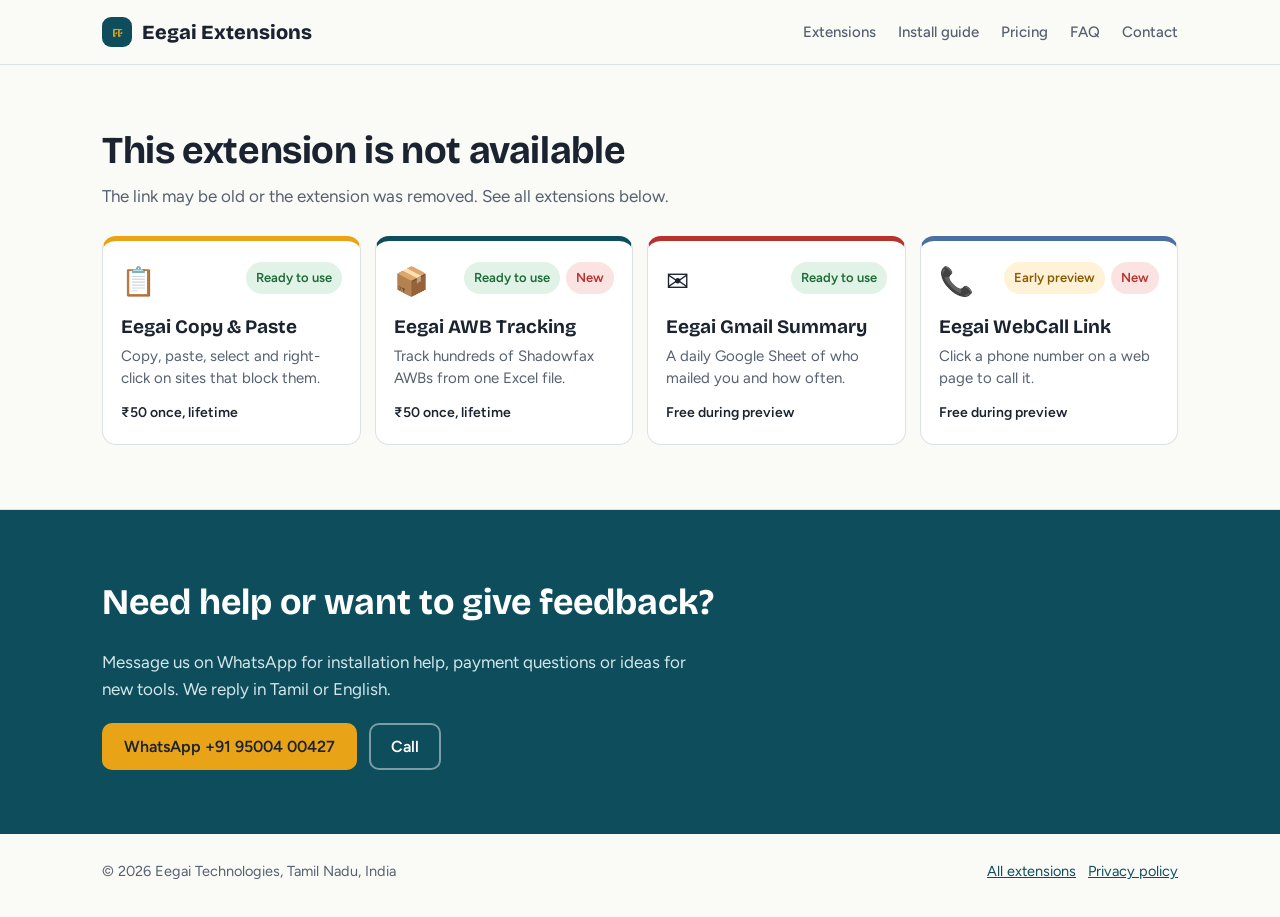
<file: site/extension.html>
<!DOCTYPE html>
<html lang="en">
<head>
<meta charset="utf-8">
<meta name="viewport" content="width=device-width, initial-scale=1, viewport-fit=cover">
<link rel="icon" href="data:image/svg+xml,<svg xmlns=%27http://www.w3.org/2000/svg%27 viewBox=%270 0 100 100%27><text y=%27.9em%27 font-size=%2790%27>🧩</text></svg>">
<link rel="preconnect" href="https://fonts.googleapis.com">
<link rel="preconnect" href="https://fonts.gstatic.com" crossorigin>
<link href="https://fonts.googleapis.com/css2?family=Bricolage+Grotesque:opsz,wght@12..96,500;12..96,700;12..96,800&family=Figtree:wght@400;500;600&display=swap" rel="stylesheet">
<link rel="stylesheet" href="assets/style.css">
<title>Extension – Eegai Extensions</title>
<meta name="description" content="Eegai browser extension for Chrome and Edge.">
</head>
<body data-page="extension">
<header class="top"><div class="wrap">
  <a class="brand" href="index.html"><span class="brand-mark" aria-hidden="true" data-mark>ஈ</span><span data-brand>Eegai Extensions</span></a>
  <nav class="links" aria-label="Main">
    <a href="index.html#products">Extensions</a><a href="index.html#install">Install guide</a><a href="index.html#pricing">Pricing</a><a href="index.html#faq">FAQ</a><a href="#contact">Contact</a>
  </nav>
</div></header>
<main id="ext"></main>
<section class="contact" id="contact"></section>
<footer id="foot"></footer>
<script src="data/extensions.js"></script>
<script src="assets/app.js"></script>
</body>
</html>
</file>
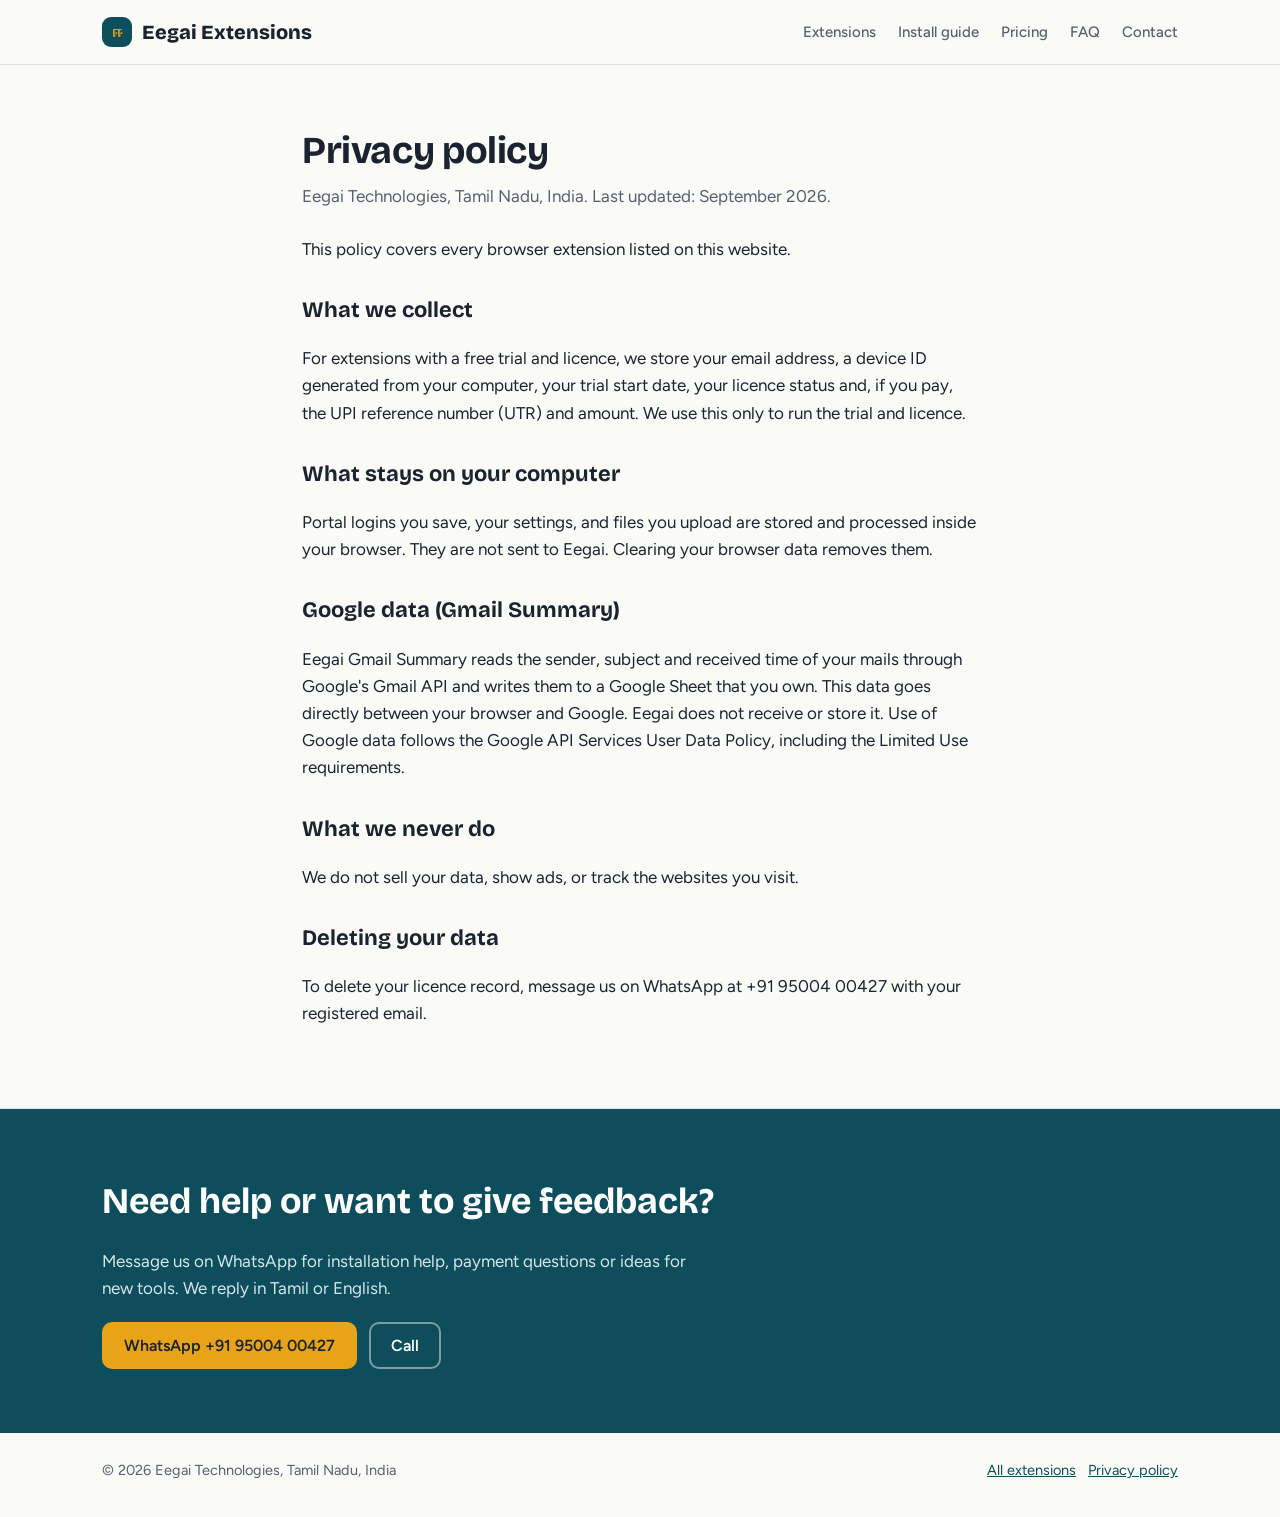
<file: site/privacy.html>
<!DOCTYPE html>
<html lang="en">
<head>
<meta charset="utf-8">
<meta name="viewport" content="width=device-width, initial-scale=1, viewport-fit=cover">
<link rel="icon" href="data:image/svg+xml,<svg xmlns=%27http://www.w3.org/2000/svg%27 viewBox=%270 0 100 100%27><text y=%27.9em%27 font-size=%2790%27>🧩</text></svg>">
<link rel="preconnect" href="https://fonts.googleapis.com">
<link rel="preconnect" href="https://fonts.gstatic.com" crossorigin>
<link href="https://fonts.googleapis.com/css2?family=Bricolage+Grotesque:opsz,wght@12..96,500;12..96,700;12..96,800&family=Figtree:wght@400;500;600&display=swap" rel="stylesheet">
<link rel="stylesheet" href="assets/style.css">
<title>Privacy policy – Eegai Extensions</title>
<style>.policy{max-width:720px}.policy h2{font-family:var(--display);font-size:22px;margin:30px 0 6px}</style>
</head>
<body data-page="privacy">
<header class="top"><div class="wrap">
  <a class="brand" href="index.html"><span class="brand-mark" aria-hidden="true" data-mark>ஈ</span><span data-brand>Eegai Extensions</span></a>
  <nav class="links" aria-label="Main">
    <a href="index.html#products">Extensions</a><a href="index.html#install">Install guide</a><a href="index.html#pricing">Pricing</a><a href="index.html#faq">FAQ</a><a href="#contact">Contact</a>
  </nav>
</div></header>
<main><section class="block"><div class="wrap policy">
<h1 class="section-title">Privacy policy</h1>
<p class="sub">Eegai Technologies, Tamil Nadu, India. Last updated: September 2026.</p>
<p>This policy covers every browser extension listed on this website.</p>
<h2>What we collect</h2>
<p>For extensions with a free trial and licence, we store your email address, a device ID generated from your computer, your trial start date, your licence status and, if you pay, the UPI reference number (UTR) and amount. We use this only to run the trial and licence.</p>
<h2>What stays on your computer</h2>
<p>Portal logins you save, your settings, and files you upload are stored and processed inside your browser. They are not sent to Eegai. Clearing your browser data removes them.</p>
<h2>Google data (Gmail Summary)</h2>
<p>Eegai Gmail Summary reads the sender, subject and received time of your mails through Google's Gmail API and writes them to a Google Sheet that you own. This data goes directly between your browser and Google. Eegai does not receive or store it. Use of Google data follows the Google API Services User Data Policy, including the Limited Use requirements.</p>
<h2>What we never do</h2>
<p>We do not sell your data, show ads, or track the websites you visit.</p>
<h2>Deleting your data</h2>
<p>To delete your licence record, message us on WhatsApp at +91 95004 00427 with your registered email.</p>
</div></section></main>
<section class="contact" id="contact"></section>
<footer id="foot"></footer>
<script src="data/extensions.js"></script>
<script src="assets/app.js"></script>
</body>
</html>
</file>
<file: site/assets/style.css>
/* ===== Eegai Extensions – shared styles =====
   Change brand colours here. Every page uses these variables. */
:root{
  --teal:#0E4E5C; --teal-2:#0A3A45; --turmeric:#E8A317; --kumkum:#B8322E;
  --paper:#FAFAF7; --ink:#1B2330; --muted:#566070; --line:#DCE1E4; --card:#FFFFFF;
  --display:"Bricolage Grotesque","Segoe UI",system-ui,sans-serif;
  --body:"Figtree","Segoe UI",system-ui,-apple-system,sans-serif;
  box-sizing:border-box;
  padding-top:env(safe-area-inset-top,0px); padding-bottom:env(safe-area-inset-bottom,0px);
}
*,*::before,*::after{box-sizing:inherit}
html{scroll-behavior:smooth;scroll-padding-top:calc(72px + env(safe-area-inset-top,0px))}
body{margin:0;background:var(--paper);color:var(--ink);font-family:var(--body);font-size:17px;line-height:1.6}
img,svg{max-width:100%}
a{color:var(--teal)}
:focus-visible{outline:3px solid var(--turmeric);outline-offset:2px;border-radius:4px}
.wrap{max-width:1120px;margin:0 auto;padding:0 22px}
code,kbd{font-family:Consolas,"Courier New",monospace;background:#E9EEF0;padding:1px 6px;border-radius:5px;font-size:.92em}

/* header */
header.top{position:sticky;top:env(safe-area-inset-top,0px);z-index:10;background:rgba(250,250,247,.95);backdrop-filter:blur(6px);border-bottom:1px solid var(--line)}
.top .wrap{display:flex;align-items:center;justify-content:space-between;height:64px;gap:16px}
.brand{display:flex;align-items:center;gap:10px;text-decoration:none;color:var(--ink);font-family:var(--display);font-weight:800;font-size:20px}
.brand-mark{width:30px;height:30px;border-radius:9px;background:var(--teal);display:grid;place-items:center;color:var(--turmeric);font-size:16px}
nav.links{display:flex;gap:22px;font-size:15px}
nav.links a{text-decoration:none;color:var(--muted);font-weight:500}
nav.links a:hover{color:var(--ink)}
@media (max-width:760px){nav.links{display:none}}

/* buttons */
.btn{display:inline-flex;align-items:center;justify-content:center;gap:8px;font:600 16px var(--body);padding:12px 20px;border-radius:10px;text-decoration:none;border:2px solid transparent;cursor:pointer}
.btn-gold{background:var(--turmeric);color:#1B2330}.btn-gold:hover{background:#F2B535}
.btn-ghost{border-color:rgba(255,255,255,.45);color:#fff}.btn-ghost:hover{border-color:#fff}
.btn-teal{background:var(--teal);color:#fff}.btn-teal:hover{background:var(--teal-2)}
.btn-line{border-color:var(--line);color:var(--ink);background:#fff}.btn-line:hover{border-color:var(--teal)}
.btn[aria-disabled="true"]{background:#E6EAEC;color:var(--muted);cursor:not-allowed;border-color:transparent}

/* hero */
.hero{background:var(--teal);color:#fff;overflow:hidden}
.hero .wrap{display:grid;grid-template-columns:1.25fr .75fr;gap:40px;align-items:center;padding-top:72px;padding-bottom:80px}
.hero h1{font-family:var(--display);font-weight:800;font-size:clamp(36px,5.4vw,62px);line-height:1.04;letter-spacing:-.02em;margin:0 0 20px;max-width:15ch}
.hero p.lead{font-size:19px;color:#D5E6EA;max-width:52ch;margin:0 0 30px}
.hero .actions{display:flex;flex-wrap:wrap;gap:12px}
.hero-meta{margin-top:34px;font-size:15px;color:#A9C9D0}
.kolam{width:100%;max-width:340px;justify-self:center}
.k-line{fill:none;stroke:var(--turmeric);stroke-width:2.4;stroke-dasharray:160;stroke-dashoffset:160;animation:draw 2.2s ease-out forwards}
.k-dot{fill:#fff}
.kolam rect:nth-of-type(2n){animation-delay:.25s}.kolam rect:nth-of-type(3n){animation-delay:.5s}
@keyframes draw{to{stroke-dashoffset:0}}
@media (prefers-reduced-motion:reduce){.k-line{animation:none;stroke-dashoffset:0}html{scroll-behavior:auto}}
@media (max-width:820px){.hero .wrap{grid-template-columns:1fr;padding-top:48px;padding-bottom:56px}.kolam{max-width:170px;justify-self:start;order:-1}}

/* sections */
.block{padding:64px 0;border-bottom:1px solid var(--line)}
.block.white{background:#fff}
.section-title{font-family:var(--display);font-weight:700;font-size:clamp(28px,3.4vw,38px);letter-spacing:-.01em;margin:0 0 10px;line-height:1.15}
p.sub{color:var(--muted);margin:0 0 26px;max-width:64ch}

/* extension list */
.toolbar{display:flex;flex-wrap:wrap;gap:10px;align-items:center;margin-bottom:22px}
.toolbar input{font:16px var(--body);padding:10px 14px;border:1px solid var(--line);border-radius:10px;min-width:240px;background:#fff}
.chip{font:500 15px var(--body);border:1px solid var(--line);background:#fff;border-radius:99px;padding:7px 14px;cursor:pointer;color:var(--muted)}
.chip[aria-pressed="true"]{background:var(--teal);color:#fff;border-color:var(--teal)}
.grid{display:grid;grid-template-columns:repeat(auto-fill,minmax(240px,1fr));gap:14px}
.pick{display:flex;flex-direction:column;text-decoration:none;color:var(--ink);background:var(--card);border:1px solid var(--line);border-radius:14px;padding:18px 18px 20px;border-top:5px solid var(--c)}
.pick:hover{border-color:var(--c)}
.pick .row>span:last-child{text-align:right;line-height:2}
.pick .row{display:flex;justify-content:space-between;align-items:flex-start;gap:8px}
.pick .ic{font-size:28px}
.pick h3{font-family:var(--display);font-weight:700;font-size:19px;margin:8px 0 4px}
.pick p{margin:0 0 12px;font-size:15px;color:var(--muted);line-height:1.45;flex:1}
.pick .price{font-size:14px;font-weight:600;color:var(--ink)}
.empty{padding:28px;border:1px dashed var(--line);border-radius:14px;color:var(--muted)}
.status{display:inline-block;font-size:13px;font-weight:600;padding:3px 10px;border-radius:99px;white-space:nowrap}
.st-ready{background:#E1F2E6;color:#1D6B37}
.st-beta{background:#FFF2D6;color:#8A5A00}
.st-soon{background:#E9EEF0;color:#46505E}
.st-new{background:#FBE3E2;color:var(--kumkum);margin-left:6px}

/* extension detail page */
.ext-hero{background:var(--tint);border-bottom:1px solid var(--line)}
.ext-hero .wrap{padding-top:40px;padding-bottom:40px}
.crumb{font-size:15px;margin-bottom:18px;display:inline-block}
.p-head{display:flex;align-items:center;gap:16px}
.p-icon{width:64px;height:64px;border-radius:16px;display:grid;place-items:center;font-size:34px;background:#fff;flex:none;border:1px solid var(--line)}
.ext-hero h1{font-family:var(--display);font-weight:800;font-size:clamp(30px,4.4vw,48px);letter-spacing:-.015em;margin:0;line-height:1.08}
.ext-hero .tagline{font-size:20px;margin:18px 0 0;max-width:60ch;font-weight:500}
.ext-body .wrap{display:grid;grid-template-columns:1fr 340px;gap:48px;align-items:start;padding-top:40px;padding-bottom:64px}
@media (max-width:900px){.ext-body .wrap{grid-template-columns:1fr;gap:28px}.side{position:static!important}}
.ext-body h2{font-family:var(--display);font-size:22px;font-weight:700;margin:30px 0 8px}
.ext-body h2:first-child{margin-top:0}
.ext-body ul{padding-left:20px;margin:0}.ext-body li{margin:6px 0}
.ext-body p{max-width:66ch;margin:0 0 10px}
.note{background:#F1F5F6;border-left:4px solid var(--teal);padding:12px 16px;border-radius:0 10px 10px 0;font-size:15.5px;margin-top:24px;max-width:66ch}
.shots{display:grid;grid-template-columns:repeat(auto-fill,minmax(260px,1fr));gap:14px}
.shots figure{margin:0;border:1px solid var(--line);border-radius:12px;overflow:hidden;background:#fff}
.shots figcaption{font-size:14px;color:var(--muted);padding:8px 12px}
.changelog{border-left:2px solid var(--line);padding-left:18px}
.changelog div{margin-bottom:14px}.changelog b{font-family:var(--display)}
.side{background:var(--card);border:1px solid var(--line);border-radius:16px;padding:22px;position:sticky;top:88px}
.side dl{margin:0 0 18px;display:grid;grid-template-columns:auto 1fr;gap:8px 14px;font-size:15px}
.side dt{color:var(--muted)}.side dd{margin:0;font-weight:600}
.side .btn{width:100%;margin-top:8px}
.side small{display:block;color:var(--muted);margin-top:12px;font-size:13.5px;line-height:1.45}

/* install guide */
.tabs{display:inline-flex;background:#EEF2F3;border-radius:12px;padding:4px;margin-bottom:26px}
.tabs button{font:600 15px var(--body);border:0;background:transparent;padding:9px 18px;border-radius:9px;cursor:pointer;color:var(--muted)}
.tabs button[aria-selected="true"]{background:#fff;color:var(--ink);box-shadow:0 1px 3px rgba(14,78,92,.18)}
ol.steps{list-style:none;counter-reset:s;padding:0;margin:0;display:grid;gap:14px;max-width:760px}
ol.steps li{counter-increment:s;position:relative;padding:16px 18px 16px 64px;border:1px solid var(--line);border-radius:14px;background:var(--paper)}
ol.steps li::before{content:counter(s);position:absolute;left:18px;top:15px;width:32px;height:32px;border-radius:50%;background:var(--teal);color:var(--turmeric);font:700 16px var(--display);display:grid;place-items:center}
ol.steps li>b:first-child{display:block;font-family:var(--display);font-size:17.5px;margin-bottom:2px}
.after{margin-top:34px;max-width:760px}.after h3{font-family:var(--display);font-size:21px;margin:22px 0 6px}

/* pricing + faq */
.table-wrap{overflow-x:auto;border:1px solid var(--line);border-radius:14px;background:#fff;max-width:900px}
table.price{border-collapse:collapse;width:100%;min-width:560px;font-size:15.5px}
table.price th,table.price td{text-align:left;padding:12px 16px;border-bottom:1px solid var(--line)}
table.price th{background:#F1F5F6;font-weight:600}
table.price tr:last-child td{border-bottom:0}
details{border-bottom:1px solid var(--line);padding:16px 0;max-width:780px}
details summary{cursor:pointer;font-weight:600;font-size:17.5px}
details p{margin:10px 0 0;color:#3A4453}

/* contact + footer */
.contact{padding:64px 0;background:var(--teal);color:#fff}
.contact h2{font-family:var(--display);font-size:clamp(26px,3.2vw,36px);margin:0 0 10px}
.contact p{color:#D5E6EA;max-width:56ch}
.contact .actions{display:flex;flex-wrap:wrap;gap:12px;margin-top:20px}
footer{padding:26px 0 34px;font-size:14.5px;color:var(--muted)}
footer .wrap{display:flex;flex-wrap:wrap;justify-content:space-between;gap:10px}
</file>
